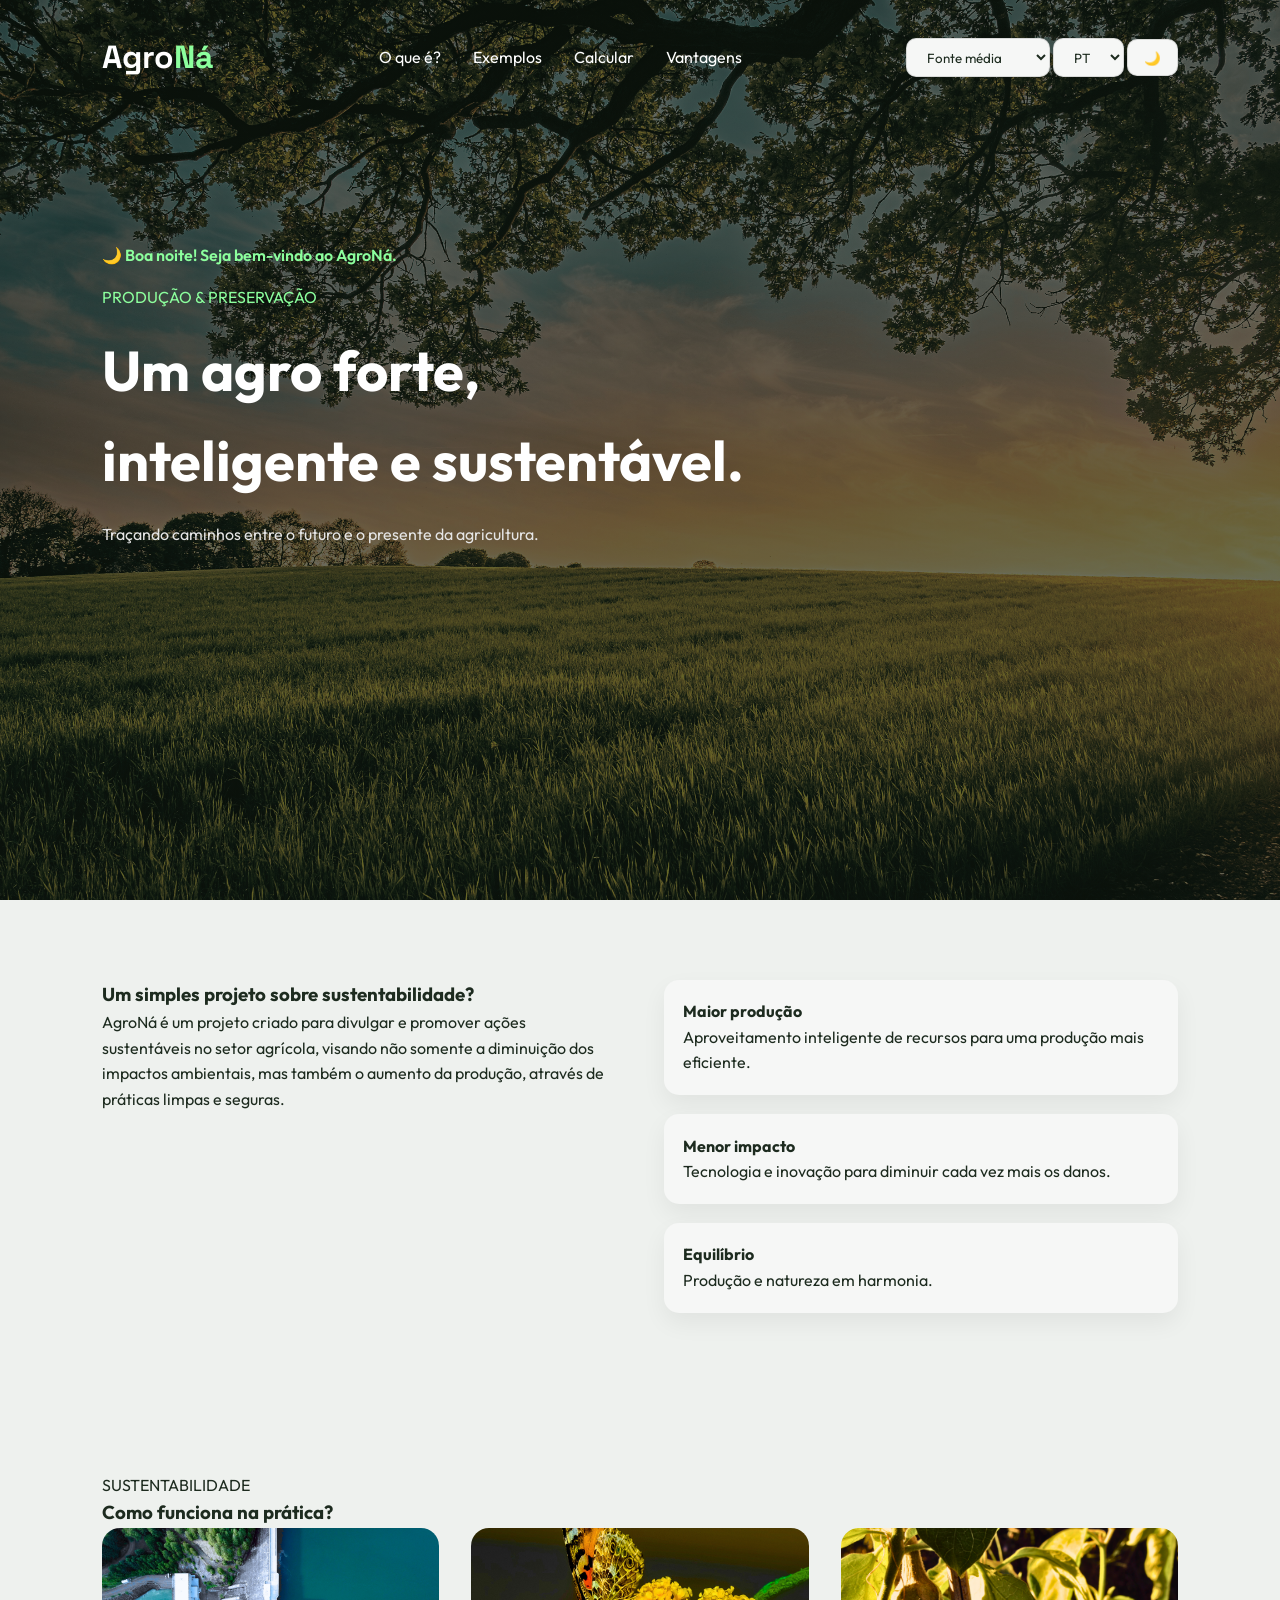
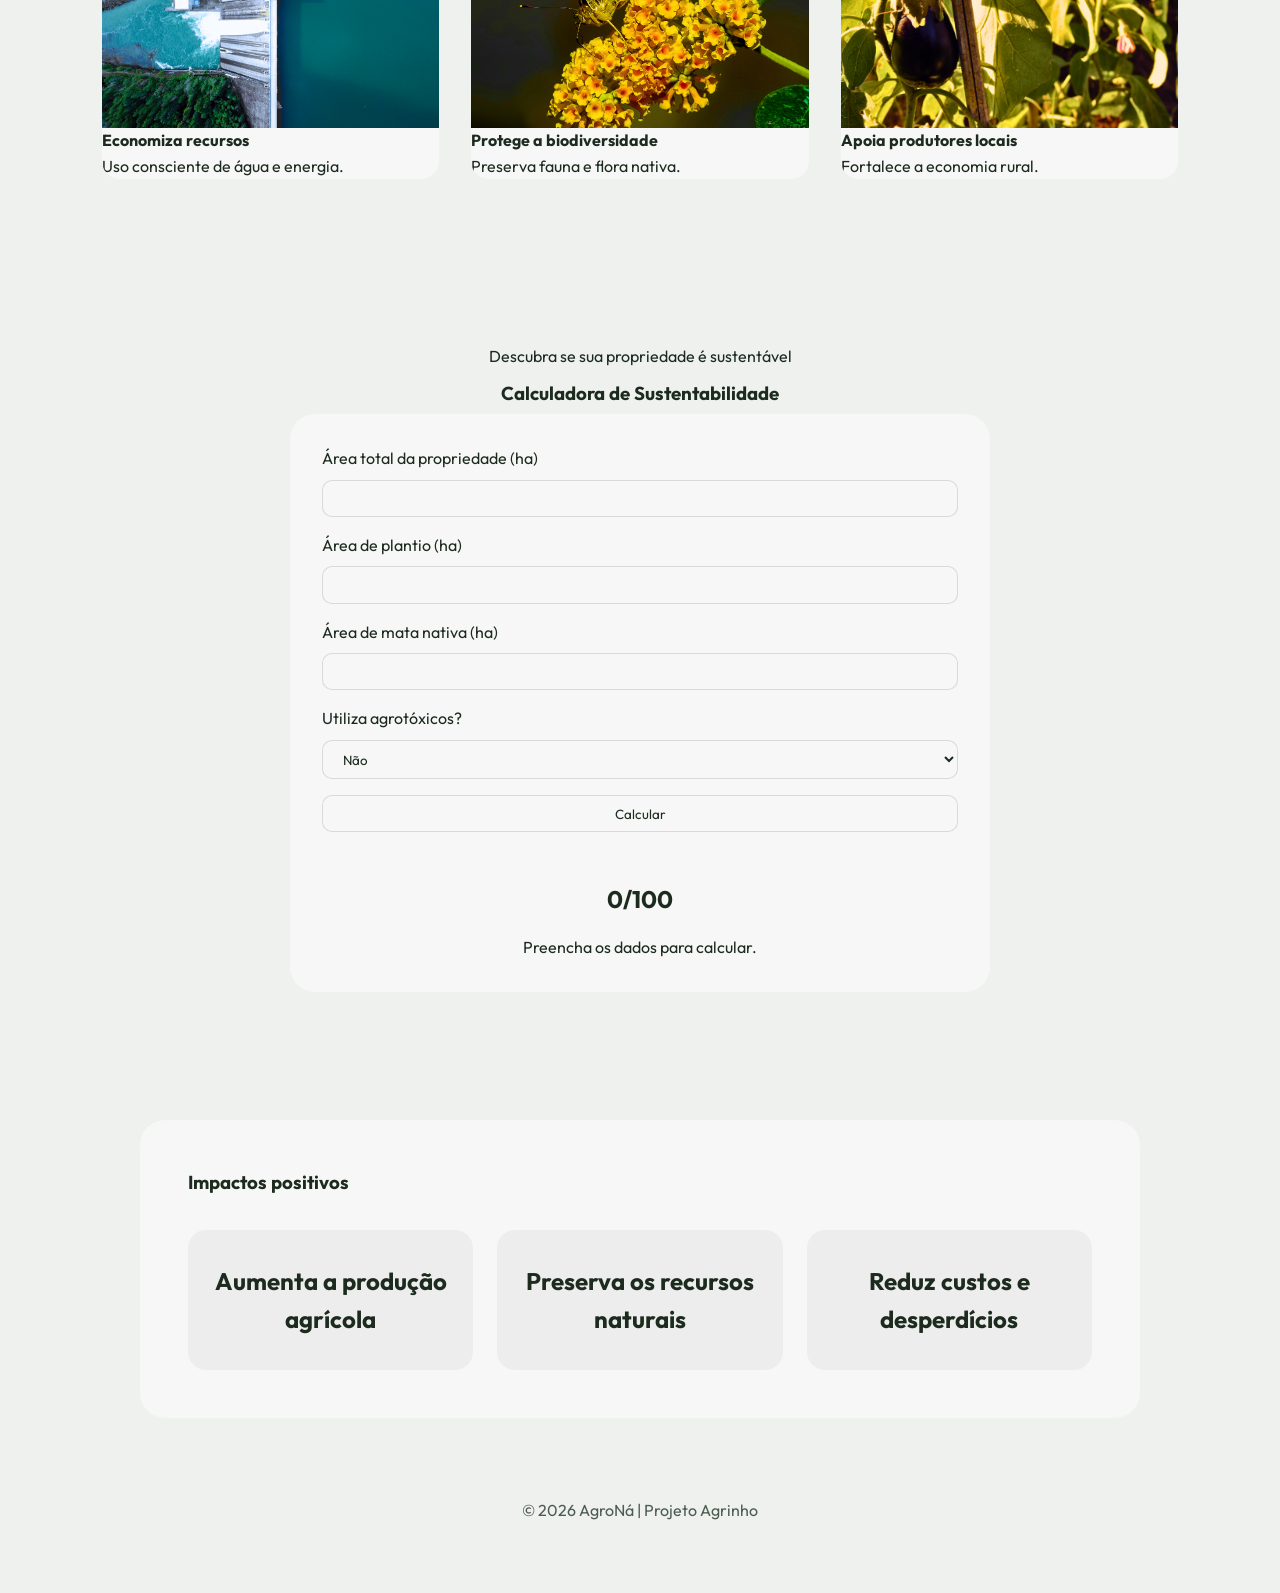
<file: index.html>
<!DOCTYPE html>
<html lang="pt-BR">
<head>
  <meta charset="UTF-8">
  <meta name="viewport" content="width=device-width, initial-scale=1.0">
  <title>AgroNá</title>

  <link rel="preconnect" href="https://fonts.googleapis.com">
  <link rel="preconnect" href="https://fonts.gstatic.com" crossorigin>

  <link href="https://fonts.googleapis.com/css2?family=Outfit:wght@300;400;600;700&family=Space+Grotesk:wght@500;700&display=swap" rel="stylesheet">

  <link rel="stylesheet" href="CSS/agrinho.css">
</head>

<body>

<!-- =========================
     HEADER / HERO
========================= -->
<header class="hero">

  <nav>

    <h1>Agro<span>Ná</span></h1>

    <!-- MENU MOBILE -->
    <button id="menuToggle" class="menu-toggle" aria-label="Abrir menu">☰</button>

    <ul id="navMenu">
      <li><a href="#sobre" id="navSobre">O que é?</a></li>
      <li><a href="#projetos" id="navProjetos">Exemplos</a></li>
      <li><a href="#calculadora" id="navCalculadora">Calcular</a></li>
      <li><a href="#resultados" id="navResultados">Vantagens</a></li>
    </ul>

    <div class="controls">
      <select id="fontSizeSelect">
        <option value="small" id="optSmall">Fonte pequena</option>
        <option value="medium" id="optMedium">Fonte média</option>
        <option value="large" id="optLarge">Fonte grande</option>
      </select>

      <select id="languageSelect">
        <option value="pt">PT</option>
        <option value="en">EN</option>
        <option value="es">ES</option>
      </select>

      <button id="themeToggle">
        <span id="themeIcon">🌙</span>
      </button>
    </div>

  </nav>

  <div class="hero-content">
    <p id="saudacao"></p>
    <p class="tag" id="heroTag">PRODUÇÃO & PRESERVAÇÃO</p>
    <h2 id="heroTitle">Um agro forte,<br>inteligente e sustentável.</h2>
    <p class="description" id="heroDescription">
      Traçando caminhos entre o futuro e o presente da agricultura.
    </p>
  </div>

</header>

<!-- =========================
     O QUE É?
========================= -->
<section class="sobre" id="sobre">

  <div class="texto">
    <h3 id="sobreTitulo">Um simples projeto sobre sustentabilidade?</h3>
    <p id="sobreTexto">
      AgroNá é um projeto criado para divulgar e promover ações sustentáveis no setor agrícola, visando não somente a diminuição dos impactos ambientais, mas também o aumento da produção, através de práticas limpas e seguras.
    </p>
  </div>

  <div class="card-info">
    <div class="mini-card">
      <h4 id="card1Titulo">Maior produção</h4>
      <p id="card1Texto">Aproveitamento inteligente de recursos para uma produção mais eficiente.</p>
    </div>

    <div class="mini-card">
      <h4 id="card2Titulo">Menor impacto</h4>
      <p id="card2Texto">Tecnologia e inovação para diminuir cada vez mais os danos.</p>
    </div>

    <div class="mini-card">
      <h4 id="card3Titulo">Equilíbrio</h4>
      <p id="card3Texto">Produção e natureza em harmonia.</p>
    </div>
  </div>

</section>

<!-- =========================
     EXEMPLOS
========================= -->
<section class="projetos" id="projetos">

  <div class="section-title">
    <p id="secao">SUSTENTABILIDADE</p>
    <h3 id="exemplos">Como funciona na prática?</h3>
  </div>

  <div class="galeria">

    <div class="projeto-card">
      <img src="assets/agua-energia.jpg" alt="Uso consciente de água e energia.">
      <div class="conteudo">
        <h4 id="projeto1Titulo">Economiza recursos</h4>
        <p id="projeto1Texto">Uso consciente de água e energia.</p>
      </div>
    </div>

    <div class="projeto-card">
      <img src="assets/fauna-flora.jpg" alt="Preservação da fauna e flora.">
      <div class="conteudo">
        <h4 id="projeto2Titulo">Protege a biodiversidade</h4>
        <p id="projeto2Texto">Preserva fauna e flora nativa.</p>
      </div>
    </div>

    <div class="projeto-card">
      <img src="assets/agricultura-familiar.jpg" alt="Agricultura familiar">
      <div class="conteudo">
        <h4 id="projeto3Titulo">Apoia produtores locais</h4>
        <p id="projeto3Texto">Fortalece a economia rural.</p>
      </div>
    </div>

  </div>

</section>

<!-- =========================
     CALCULADORA
========================= -->
<section class="calculadora" id="calculadora">

  <div class="section-title">
    <p id="calcSubtitle">Descubra se sua propriedade é sustentável</p>
    <h3 id="calcTitle">Calculadora de Sustentabilidade</h3>
  </div>

  <div class="calc-box">

    <div class="campo">
      <label id="labelAreaTotal">Área total da propriedade (ha)</label>
      <input type="number" id="areaTotal" min="0">
    </div>

    <div class="campo">
      <label id="labelAreaPlantio">Área de plantio (ha)</label>
      <input type="number" id="areaPlantio" min="0">
    </div>

    <div class="campo">
      <label id="labelAreaMata">Área de mata nativa (ha)</label>
      <input type="number" id="areaMata" min="0">
    </div>

    <div class="campo">
      <label id="labelAgrotoxico">Utiliza agrotóxicos?</label>

      <select id="agrotoxico">
        <option id="optNao" value="nao">Não</option>
        <option id="optSim" value="sim">Sim</option>
      </select>
    </div>

    <button id="calcularBtn">Calcular</button>

    <p id="avisoCalc" class="aviso-calc hidden"></p>

    <div id="resultadoCalc" class="resultado-calc">

      <div class="barra">
        <div id="barraProgresso"></div>
      </div>

      <h2 id="notaFinal">0/100</h2>
      <p id="classificacao">Preencha os dados para calcular.</p>

    </div>

  </div>

</section>

<!-- =========================
     VANTAGENS
========================= -->
<section class="resultados" id="resultados">

  <div class="resultado-box">

    <h3 id="resultadosTitulo">Impactos positivos</h3>

    <div class="numeros">

      <div class="impacto">
        <h2 id="resultado1">Aumenta a produção</h2>
      </div>

      <div class="impacto">
        <h2 id="resultado2">Preserva os recursos naturais</h2>
      </div>

      <div class="impacto">
        <h2 id="resultado3">Reduz custos e desperdícios</h2>
      </div>

    </div>

  </div>

</section>

<!-- =========================
     FOOTER
========================= -->
<footer>
  <p id="footerText">© 2026 AgroNá | Projeto Agrinho</p>
</footer>

<button id="scrollTopBtn">↑</button>

<script src="JS/agrinho.js"></script>

</body>
</html>
</file>
<file: CSS/agrinho.css>
* {
  margin: 0;
  padding: 0;
  box-sizing: border-box;
}

html {
  scroll-behavior: smooth;
  font-size: 16px;
}

/* =========================
   VARIÁVEIS DE TEMA
========================= */
:root {
  --bg: #eef1ee;
  --text: #1d2b1f;
  --text-secondary: #4d5c4f;

  --card: #f6f7f6;
  --card-soft: #e9ece9;

  --primary: #8cff9d;
  --primary-dark: #1c5a2a;

  --border: rgba(0,0,0,0.12);
  --shadow: rgba(0,0,0,0.06);
}

.dark-theme {
  --bg: #121212;
  --text: #f5f5f5;
  --text-secondary: #cfcfcf;

  --card: #1e1e1e;
  --card-soft: #151515;

  --primary: #8cff9d;
  --primary-dark: #2a2a2a;

  --border: rgba(255,255,255,0.12);
  --shadow: rgba(0,0,0,0.4);
}

/* =========================
   BASE
========================= */
body {
  background: var(--bg);
  color: var(--text);
  font-family: 'Outfit', sans-serif;
  transition: background 0.3s, color 0.3s;
  line-height: 1.6;
}

/* =========================
   HERO / HEADER
========================= */
.hero {
  min-height: 100vh;
  padding: 2rem 8%;
  background:
    linear-gradient(rgba(10, 20, 10, 0.6), rgba(10, 20, 10, 0.6)),
    url('../assets/hero.jpg');
  background-size: cover;
  background-position: center;
  color: white;
}

/* =========================
   NAVIGATION
========================= */
nav {
  display: flex;
  justify-content: space-between;
  align-items: center;
  flex-wrap: wrap;
}

nav h1 {
  font-family: 'Space Grotesk', sans-serif;
  font-size: 2rem;
}

nav span {
  color: var(--primary);
}

nav ul {
  display: flex;
  gap: 2rem;
  list-style: none;
}

nav a {
  color: white;
  text-decoration: none;
  transition: 0.3s;
}

nav a:hover {
  color: var(--primary);
}

/* =========================
   MOBILE MENU
========================= */
.menu-toggle {
  display: none;
  font-size: 2rem;
  background: transparent;
  border: none;
  color: white;
  cursor: pointer;
}

/* =========================
   FORMS (BUTTONS / INPUTS)
========================= */
button,
select,
input {
  border: 1px solid var(--border);
  background: var(--card);
  color: var(--text);

  padding: 0.6rem 1rem;
  border-radius: 10px;

  font-family: inherit;
  cursor: pointer;

  transition: 0.2s ease;
}

button:hover,
select:hover {
  transform: translateY(-2px);
}

/* =========================
   HERO CONTENT
========================= */
.hero-content {
  margin-top: 10rem;
  max-width: 650px;
}

.tag {
  color: var(--primary);
}

.hero-content h2 {
  font-size: clamp(2rem, 5vw, 3.5rem);
  margin: 1rem 0;
}

.description {
  color: #e5e5e5;
}

#saudacao {
  margin-bottom: 1rem;
  color: var(--primary);
  font-weight: 600;
}

/* =========================
   SOBRE
========================= */
.sobre {
  padding: 5rem 8%;
  display: grid;
  grid-template-columns: 1fr 1fr;
  gap: 3rem;
  background: var(--bg);
}

.card-info {
  display: flex;
  flex-direction: column;
  gap: 1.2rem;
}

.mini-card {
  background: var(--card);
  padding: 1.2rem;
  border-radius: 15px;
  box-shadow: 0 10px 25px var(--shadow);
}

/* =========================
   PROJETOS / EXEMPLOS
========================= */
.projetos {
  padding: 5rem 8%;
  background: var(--bg);
}

.galeria {
  display: grid;
  grid-template-columns: repeat(auto-fit, minmax(250px, 1fr));
  gap: 2rem;
  align-items: start;
}

.projeto-card {
  background: var(--card);
  border-radius: 18px;
  overflow: hidden;
  transition: 0.3s;
  height: auto;
}

.projeto-card img {
  width: 100%;
  height: 200px;
  object-fit: cover;
  display: block;
}

/* =========================
   RESULTADOS / VANTAGENS
========================= */
.resultado-box {
  background: var(--card);
  color: var(--text);

  max-width: 1000px;
  margin: 3rem auto;
  padding: 3rem;

  border-radius: 25px;
  display: flex;
  flex-direction: column;
  gap: 2rem;
}

.numeros {
  display: grid;
  grid-template-columns: repeat(3, 1fr);
  gap: 1.5rem;
}

.impacto {
  background: rgba(0,0,0,0.04);
  padding: 1.5rem;
  border-radius: 18px;

  display: flex;
  align-items: center;
  justify-content: center;
  min-height: 140px;
  text-align: center;
}

/* =========================
   CALCULADORA
========================= */
.calculadora {
  padding: 5rem 8%;
  background: var(--bg);
}

.calc-box {
  background: var(--card);
  padding: 2rem;
  border-radius: 25px;

  max-width: 700px;
  margin: auto;

  display: flex;
  flex-direction: column;
  gap: 1rem;
}

.calculadora .section-title {
  text-align: center;
  display: flex;
  flex-direction: column;
  align-items: center;
}

.calculadora .section-title p,
.calculadora .section-title h3 {
  text-align: center;
  margin: 0.3rem 0;
}

.campo {
  display: flex;
  flex-direction: column;
  gap: 0.5rem;
}

.resultado-calc {
  text-align: center;
  display: flex;
  flex-direction: column;
  align-items: center;
  gap: 1rem;
}

#notaFinal,
#classificacao,
.aviso-calc {
  text-align: center;
}

.barra {
  width: 100%;
  max-width: 500px;
  margin: 0 auto;
}

/* =========================
   FOOTER
========================= */
footer {
  text-align: center;
  padding: 2rem;
  color: var(--text-secondary);
}

/* =========================
   RESPONSIVE
========================= */
@media (max-width: 900px) {
  .sobre {
    grid-template-columns: 1fr;
  }

  nav ul {
    display: none;
  }

  nav ul.active {
    display: flex;
    flex-direction: column;
    gap: 1rem;
    background: rgba(0,0,0,0.8);
    padding: 1rem;
    border-radius: 10px;
  }

  .menu-toggle {
    display: block;
  }
}

@media (max-width: 500px) {

  .hero,
  .sobre,
  .projetos,
  .calculadora {
    padding: 2rem 1.2rem;
  }

  .hero-content h2 {
    font-size: 1.8rem;
  }

  .numeros {
    grid-template-columns: 1fr;
  }

  nav ul.active {
    width: 100%;
  }
}
</file>
